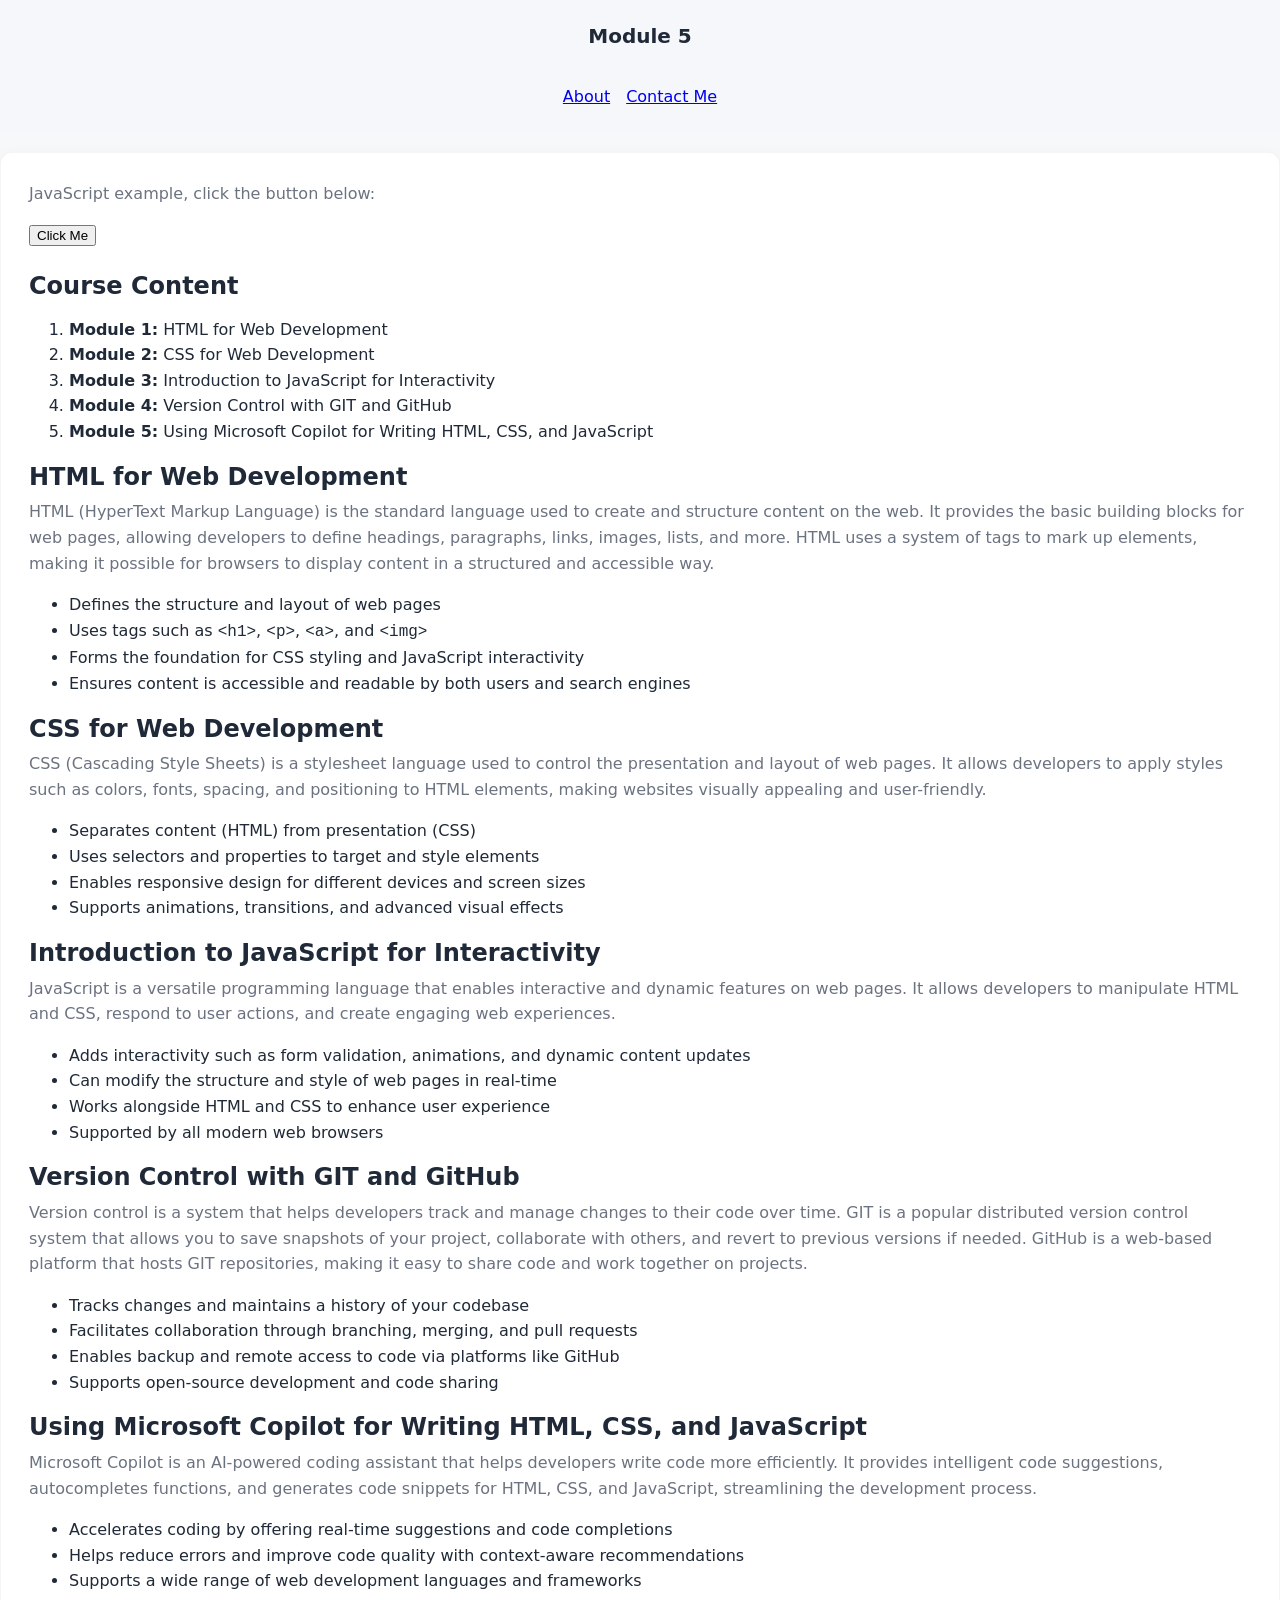
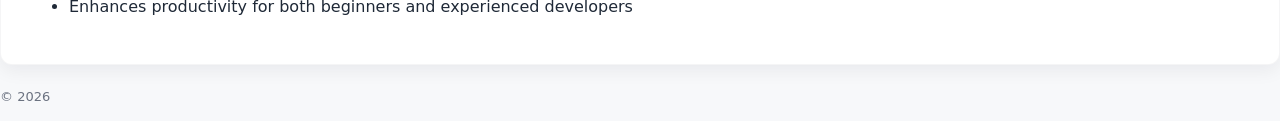
<file: index.html>
<!doctype html>
<html lang="en">
<head">
    <meta charset="utf-8">
    <meta name="viewport" content="width=device-width, initial-scale=1">
    <title>Module 5</title>
    <link rel="stylesheet" href="styles.css">
    <script src="script.js" defer></script>


        <style>
        :root { --bg:#f7f8fb; --card:#ffffff; --muted:#6b7280; --accent:#2563eb; font-family:Inter, system-ui, -apple-system, "Segoe UI", Roboto, "Helvetica Neue", Arial; color:#0f172a; }
        .container { max-width:900px; width:100%; }
        .card { background:var(--card); border-radius:12px; padding:28px; box-shadow:0 6px 18px rgba(15,23,42,0.06); }
        header { display:flex; gap:20px; align-items:center; margin-bottom:18px; }
        .avatar { width:96px; height:96px; border-radius:12px; background:linear-gradient(135deg,#eef2ff,#e0f2fe); display:flex; align-items:center; justify-content:center; font-weight:700; color:#1e293b; font-size:28px; }
        h1 { margin:0; font-size:20px; }
        p.lead { margin:8px 0 18px; color:var(--muted); }
        .meta { display:flex; gap:18px; flex-wrap:wrap; color:var(--muted); font-size:14px; }
        section { margin-top:18px; }
        .skills { display:flex; gap:8px; flex-wrap:wrap; margin-top:8px; }
        .skill { background:#eef2ff; color:#1e3a8a; padding:6px 10px; border-radius:999px; font-size:13px; }
        .list { margin:8px 0 0; padding-left:18px; color:var(--muted); }
        a.button { display:inline-block; margin-top:12px; background:var(--accent); color:#fff; padding:8px 14px; border-radius:8px; text-decoration:none; font-size:14px; }
        footer { margin-top:22px; color:var(--muted); font-size:13px; }
    </style>


</head>
<body>
    <header style="padding:24px; background:#f6f7fb; display:flex; flex-direction:column; align-items:center;">
        <h1>Module 5</h1>
        <nav aria-label="Main navigation" style="margin-top:16px">
            <ul class="nav-list" style="list-style:none;display:flex;gap:16px;padding:0;margin:0">
                <li><a href="about.html">About</a></li>
                <li><a href="contact.html">Contact Me</a></li>
            </ul>
        </nav>
    </header>

    <main class="card" aria-labelledby="contactTitle">
        <p>JavaScript example, click the button below:</p>
        <button onclick="showAlert()">Click Me</button>
        <section style="margin-top:24px">
            <h2>Course Content</h2>
            <ol>
                <li><strong>Module 1:</strong> HTML for Web Development</li>
                <li><strong>Module 2:</strong> CSS for Web Development</li>
                <li><strong>Module 3:</strong> Introduction to JavaScript for Interactivity</li>
                <li><strong>Module 4:</strong> Version Control with GIT and GitHub</li>
                <li><strong>Module 5:</strong> Using Microsoft Copilot for Writing HTML, CSS, and JavaScript</li>
            </ol>
        </section>
        <section>
            <h2>HTML for Web Development</h2>
            <p>
                HTML (HyperText Markup Language) is the standard language used to create and structure content on the web. It provides the basic building blocks for web pages, allowing developers to define headings, paragraphs, links, images, lists, and more. HTML uses a system of tags to mark up elements, making it possible for browsers to display content in a structured and accessible way.
            </p>
            <ul>
                <li>Defines the structure and layout of web pages</li>
                <li>Uses tags such as <code>&lt;h1&gt;</code>, <code>&lt;p&gt;</code>, <code>&lt;a&gt;</code>, and <code>&lt;img&gt;</code></li>
                <li>Forms the foundation for CSS styling and JavaScript interactivity</li>
                <li>Ensures content is accessible and readable by both users and search engines</li>
            </ul>
        </section>
        <section>
            <h2>CSS for Web Development</h2>
            <p>
                CSS (Cascading Style Sheets) is a stylesheet language used to control the presentation and layout of web pages. It allows developers to apply styles such as colors, fonts, spacing, and positioning to HTML elements, making websites visually appealing and user-friendly.
            </p>
            <ul>
                <li>Separates content (HTML) from presentation (CSS)</li>
                <li>Uses selectors and properties to target and style elements</li>
                <li>Enables responsive design for different devices and screen sizes</li>
                <li>Supports animations, transitions, and advanced visual effects</li>
            </ul>
        </section>
        <section>
            <h2>Introduction to JavaScript for Interactivity</h2>
            <p>
                JavaScript is a versatile programming language that enables interactive and dynamic features on web pages. It allows developers to manipulate HTML and CSS, respond to user actions, and create engaging web experiences.
            </p>
            <ul>
                <li>Adds interactivity such as form validation, animations, and dynamic content updates</li>
                <li>Can modify the structure and style of web pages in real-time</li>
                <li>Works alongside HTML and CSS to enhance user experience</li>
                <li>Supported by all modern web browsers</li>
            </ul>
        </section>
        <section>
            <h2>Version Control with GIT and GitHub</h2>
            <p>
                Version control is a system that helps developers track and manage changes to their code over time. GIT is a popular distributed version control system that allows you to save snapshots of your project, collaborate with others, and revert to previous versions if needed. GitHub is a web-based platform that hosts GIT repositories, making it easy to share code and work together on projects.
            </p>
            <ul>
                <li>Tracks changes and maintains a history of your codebase</li>
                <li>Facilitates collaboration through branching, merging, and pull requests</li>
                <li>Enables backup and remote access to code via platforms like GitHub</li>
                <li>Supports open-source development and code sharing</li>
            </ul>
        </section>
        <section>
            <h2>Using Microsoft Copilot for Writing HTML, CSS, and JavaScript</h2>
            <p>
                Microsoft Copilot is an AI-powered coding assistant that helps developers write code more efficiently. It provides intelligent code suggestions, autocompletes functions, and generates code snippets for HTML, CSS, and JavaScript, streamlining the development process.
            </p>
            <ul>
                <li>Accelerates coding by offering real-time suggestions and code completions</li>
                <li>Helps reduce errors and improve code quality with context-aware recommendations</li>
                <li>Supports a wide range of web development languages and frameworks</li>
                <li>Enhances productivity for both beginners and experienced developers</li>
            </ul>
        </section>
    </main>

    <footer>
        <p>&copy; 2026</p>
    </footer>
</body>
</html>
</file>
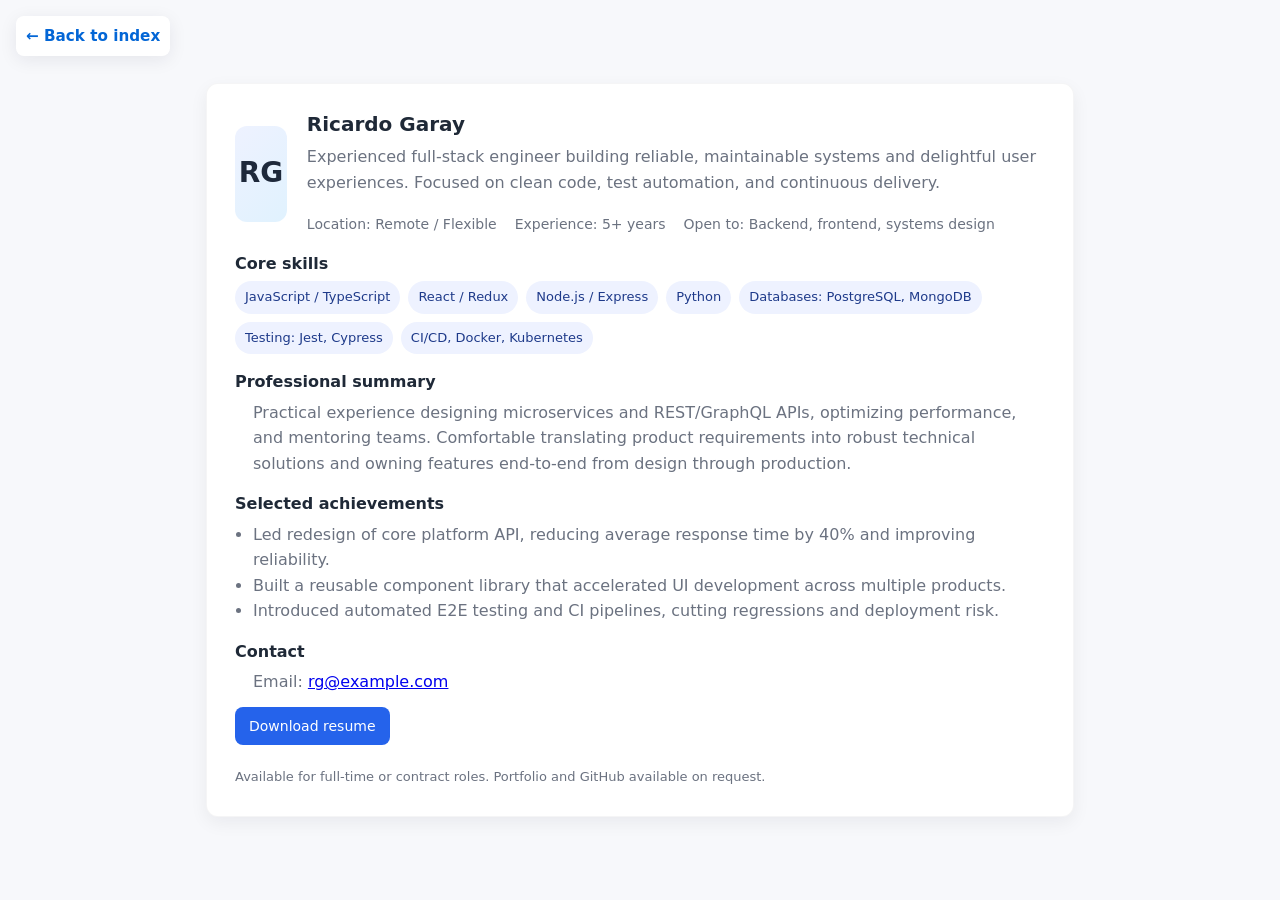
<file: about.html>
<!doctype html>
<script>
    document.addEventListener('DOMContentLoaded', () => {
            const a = document.createElement('a');
            a.href = 'index.html';
            a.className = 'return-link';
            a.textContent = '← Back to index';
            document.body.appendChild(a);
        });
</script>
<html lang="en">
<head>
    <meta charset="utf-8" />
    <meta name="viewport" content="width=device-width,initial-scale=1" />


    <title>About — Ricardo Garay</title>
    <link rel="stylesheet" href="styles.css" />
    <script src="script.js" defer></script>


    <style>
        :root { --bg:#f7f8fb; --card:#ffffff; --muted:#6b7280; --accent:#2563eb; font-family:Inter, system-ui, -apple-system, "Segoe UI", Roboto, "Helvetica Neue", Arial; color:#0f172a; }
        body { margin:0; background:var(--bg); padding:40px; display:flex; justify-content:center; }
        .container { max-width:900px; width:100%; }
        .card { background:var(--card); border-radius:12px; padding:28px; box-shadow:0 6px 18px rgba(15,23,42,0.06); }
        header { display:flex; gap:20px; align-items:center; margin-bottom:18px; }
        .avatar { width:96px; height:96px; border-radius:12px; background:linear-gradient(135deg,#eef2ff,#e0f2fe); display:flex; align-items:center; justify-content:center; font-weight:700; color:#1e293b; font-size:28px; }
        h1 { margin:0; font-size:20px; }
        p.lead { margin:8px 0 18px; color:var(--muted); }
        .meta { display:flex; gap:18px; flex-wrap:wrap; color:var(--muted); font-size:14px; }
        section { margin-top:18px; }
        .skills { display:flex; gap:8px; flex-wrap:wrap; margin-top:8px; }
        .skill { background:#eef2ff; color:#1e3a8a; padding:6px 10px; border-radius:999px; font-size:13px; }
        .list { margin:8px 0 0; padding-left:18px; color:var(--muted); }
        a.button { display:inline-block; margin-top:12px; background:var(--accent); color:#fff; padding:8px 14px; border-radius:8px; text-decoration:none; font-size:14px; }
        footer { margin-top:22px; color:var(--muted); font-size:13px; }
    </style>
</head>
<body>
    <main class="container">
        <article class="card" aria-labelledby="about-title">
            <header>
                <div class="avatar" aria-hidden="true">RG</div>
                <div>
                    <h1 id="about-title">Ricardo Garay</h1>
                    <p class="lead">Experienced full‑stack engineer building reliable, maintainable systems and delightful user experiences. Focused on clean code, test automation, and continuous delivery.</p>
                    <div class="meta">
                        <div>Location: Remote / Flexible</div>
                        <div>Experience: 5+ years</div>
                        <div>Open to: Backend, frontend, systems design</div>
                    </div>
                </div>
            </header>

            <section aria-labelledby="skills-heading">
                <h2 id="skills-heading" style="font-size:16px;margin:0">Core skills</h2>
                <div class="skills" role="list">
                    <span class="skill" role="listitem">JavaScript / TypeScript</span>
                    <span class="skill" role="listitem">React / Redux</span>
                    <span class="skill" role="listitem">Node.js / Express</span>
                    <span class="skill" role="listitem">Python</span>
                    <span class="skill" role="listitem">Databases: PostgreSQL, MongoDB</span>
                    <span class="skill" role="listitem">Testing: Jest, Cypress</span>
                    <span class="skill" role="listitem">CI/CD, Docker, Kubernetes</span>
                </div>
            </section>

            <section aria-labelledby="summary-heading">
                <h2 id="summary-heading" style="font-size:16px;margin-top:18px">Professional summary</h2>
                <p class="list">Practical experience designing microservices and REST/GraphQL APIs, optimizing performance, and mentoring teams. Comfortable translating product requirements into robust technical solutions and owning features end‑to‑end from design through production.</p>
            </section>

            <section aria-labelledby="projects-heading">
                <h2 id="projects-heading" style="font-size:16px;margin-top:18px">Selected achievements</h2>
                <ul class="list">
                    <li>Led redesign of core platform API, reducing average response time by 40% and improving reliability.</li>
                    <li>Built a reusable component library that accelerated UI development across multiple products.</li>
                    <li>Introduced automated E2E testing and CI pipelines, cutting regressions and deployment risk.</li>
                </ul>
            </section>

            <section aria-labelledby="contact-heading">
                <h2 id="contact-heading" style="font-size:16px;margin-top:18px">Contact</h2>
                <p class="list">Email: <a href="mailto:you@example.com">rg@example.com</a></p>
                <a class="button" href="#" download="resume.pdf">Download resume</a>
            </section>

            <footer>
                Available for full‑time or contract roles. Portfolio and GitHub available on request.
            </footer>
        </article>
    </main>
</body>
</html>
</file>
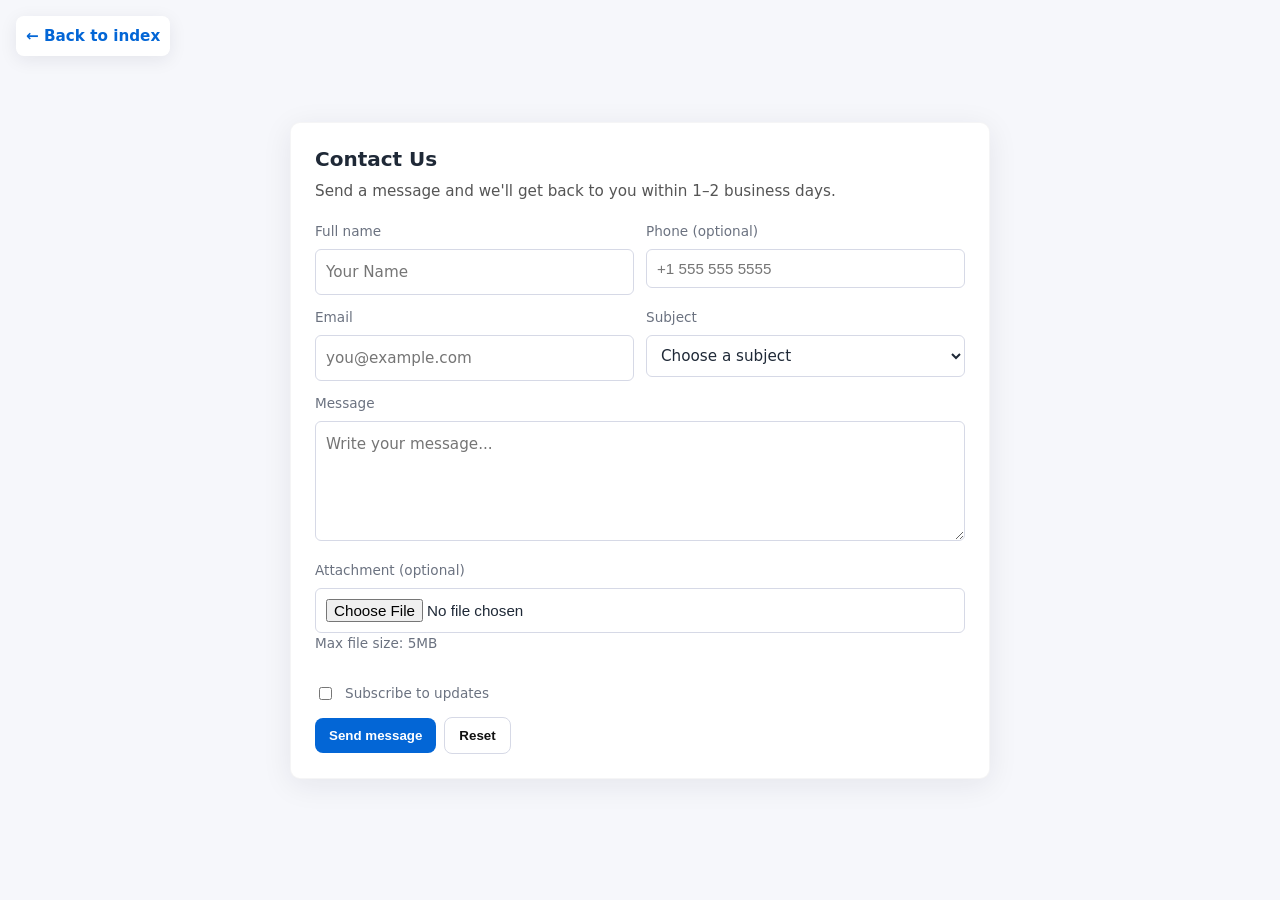
<file: contact.html>
<!doctype html>
<html lang="en">
<head>
    <meta charset="utf-8" />
    <meta name="viewport" content="width=device-width,initial-scale=1" />
    <title>Contact</title>
    <link rel="stylesheet" href="styles.css" />
    <script src="script.js" defer></script>

    <script>
        document.addEventListener('DOMContentLoaded', () => {
            const a = document.createElement('a');
            a.href = 'index.html';
            a.className = 'return-link';
            a.textContent = '← Back to index';
            document.body.appendChild(a);
        });
    </script>
    <style>
        :root{font-family:system-ui,-apple-system,Segoe UI,Roboto,Arial;line-height:1.4;color:#111}
        body{margin:0;padding:24px;background:#f6f7fb;display:flex;min-height:100vh;align-items:center;justify-content:center}
        .card{width:100%;max-width:700px;background:#fff;border-radius:10px;box-shadow:0 6px 30px rgba(20,20,50,.08);padding:24px}
        h1{margin:0 0 8px;font-size:1.25rem}
        p.lead{margin:0 0 18px;color:#555;font-size:0.95rem}
        form{display:grid;gap:12px}
        .row{display:flex;gap:12px}
        .row>div{flex:1}
        label{display:block;font-size:.85rem;margin-bottom:6px}
        input[type="text"],input[type="email"],input[type="tel"],select,textarea,input[type="file"]{
            width:100%;padding:10px;border:1px solid #d6d9e6;border-radius:6px;background:#fff;font-size:0.95rem;
        }
        textarea{min-height:120px;resize:vertical}
        .actions{display:flex;gap:8px;align-items:center}
        button{background:#0366d6;color:#fff;border:0;padding:10px 14px;border-radius:8px;font-weight:600;cursor:pointer}
        button[disabled]{opacity:.6;cursor:default}
        .secondary{background:transparent;border:1px solid #d6d9e6;color:#111}
        .hint{font-size:.85rem;color:#6b7280}
        .status{padding:10px;border-radius:8px;font-size:.95rem}
        .success{background:#e6fffa;color:#065f46}
        .error{background:#ffebe6;color:#7b1e1e}
        @media (max-width:520px){.row{flex-direction:column}}
    </style>
</head>
<body>
    <main class="card" aria-labelledby="contactTitle">
        <h1 id="contactTitle">Contact Us</h1>
        <p class="lead">Send a message and we'll get back to you within 1–2 business days.</p>

        <form id="contactForm" action="#" method="post" novalidate>
            <div class="row">
                <div>
                    <label for="name">Full name</label>
                    <input id="name" name="name" type="text" placeholder="Your Name" required aria-required="true" />
                </div>
                <div>
                    <label for="phone">Phone (optional)</label>
                    <input id="phone" name="phone" type="tel" placeholder="+1 555 555 5555" />
                </div>
            </div>

            <div class="row">
                <div>
                    <label for="email">Email</label>
                    <input id="email" name="email" type="email" placeholder="you@example.com" required aria-required="true" />
                </div>
                <div>
                    <label for="subject">Subject</label>
                    <select id="subject" name="subject" required>
                        <option value="">Choose a subject</option>
                        <option>General inquiry</option>
                        <option>Support</option>
                        <option>Billing</option>
                        <option>Partnership</option>
                    </select>
                </div>
            </div>

            <div>
                <label for="message">Message</label>
                <textarea id="message" name="message" placeholder="Write your message..." required></textarea>
            </div>

            <div>
                <label for="attachment">Attachment (optional)</label>
                <input id="attachment" name="attachment" type="file" accept=".png,.jpg,.jpeg,.pdf,.txt" />
                <p class="hint">Max file size: 5MB</p>
            </div>

            <div style="display:flex;gap:10px;align-items:center">
                <input id="subscribe" name="subscribe" type="checkbox" />
                <label for="subscribe" style="margin:0">Subscribe to updates</label>
            </div>

            <div class="actions">
                <button type="submit" id="submitBtn">Send message</button>
                <button type="reset" class="secondary">Reset</button>
                <div id="status" role="status" aria-live="polite" style="margin-left:auto"></div>
            </div>
        </form>
    </main>

    <script>
        const form = document.getElementById('contactForm');
        const statusEl = document.getElementById('status');
        const submitBtn = document.getElementById('submitBtn');

        function showStatus(message, type){
            statusEl.textContent = message;
            statusEl.className = type ? 'status ' + type : '';
        }

        form.addEventListener('submit', async (e) => {
            e.preventDefault();
            if (!form.checkValidity()){
                form.reportValidity();
                return;
            }
            submitBtn.disabled = true;
            showStatus('Sending...', '');
            // Simulate send (replace with real fetch to your backend)
            try {
                await new Promise(r => setTimeout(r, 900));
                showStatus('Message sent. Thank you!', 'success');
                form.reset();
            } catch (err) {
                showStatus('Failed to send message. Try again later.', 'error');
            } finally {
                submitBtn.disabled = false;
            }
        });
    </script>
</body>
</html>
</file>
<file: styles.css>
body {
    display: flex;
    flex-direction: column;
    min-height: 100vh;
}

:root{
    --max-width: 1100px;
    --bg: #ffffff;
    --surface: #f7f8fa;
    --text: #1f2937;
    --muted: #6b7280;
    --primary: #2563eb;
    --primary-600: #1e40af;
    --accent: #06b6d4;
    --success: #16a34a;
    --danger: #dc2626;
    --radius: 8px;
    --gap: 1rem;
    --font-sans: system-ui, -apple-system, "Segoe UI", Roboto, "Helvetica Neue", Arial;
}

/* Box sizing & sensible defaults */
*,
*::before,
*::after { box-sizing: border-box; }
html,body{ height:100%; }
body{
    margin:0;
    font-family:var(--font-sans);
    background:var(--surface);
    color:var(--text);
    line-height:1.6;
    -webkit-font-smoothing:antialiased;
    -moz-osx-font-smoothing:grayscale;
    font-size:16px;
}

/* Container */
.container{
    width: calc(100% - 2rem);
    max-width: var(--max-width);
    margin: 0 auto;
    padding: 1rem;
}

/* Layout */
.row{
    display:flex;
    flex-wrap:wrap;
    gap:var(--gap);
}
.col{
    flex:1 1 0;
    min-width: 0;
}
.col-1{ flex: 0 0 8.333%; max-width:8.333%; }
.col-2{ flex: 0 0 16.666%; max-width:16.666%; }
.col-3{ flex: 0 0 25%; max-width:25%; }
.col-4{ flex: 0 0 33.333%; max-width:33.333%; }
.col-6{ flex: 0 0 50%; max-width:50%; }

/* Header & Nav */
.header{
    background:var(--bg);
    padding: .75rem 0;
    border-bottom: 1px solid rgba(15,23,42,0.03);
}
.brand{ font-weight:700; color:var(--primary); text-decoration:none; font-size:1.125rem; }

/* Typography */
h1,h2,h3,h4,h5,h6{ margin:0 0 .5rem 0; color:var(--text); line-height:1.2; font-weight:600; }
h1{ font-size:2rem; }
h2{ font-size:1.5rem; }
h3{ font-size:1.25rem; }
p{ margin:0 0 1rem 0; color:var(--muted); }

/* Cards */
.card{
    background:var(--bg);
    border-radius:var(--radius);
    padding:1rem;
    box-shadow: 0 1px 2px rgba(15,23,42,0.04);
    border: 1px solid rgba(15,23,42,0.04);
}

/* Buttons */
.btn{
    display:inline-flex;
    align-items:center;
    gap:.5rem;
    padding:.5rem .75rem;
    border-radius:6px;
    border:1px solid transparent;
    cursor:pointer;
    font-weight:600;
    text-decoration:none;
    color:white;
    background:var(--primary);
    transition:all .12s ease;
}
.btn:hover{ background:var(--primary-600); transform:translateY(-1px); }
.btn:active{ transform:translateY(0); }
.btn.secondary{
    background:transparent;
    color:var(--primary-600);
    border-color: rgba(37,99,235,0.12);
}
.btn.ghost{
    background:transparent;
    color:var(--text);
    border-color: rgba(15,23,42,0.06);
}

/* Forms */
input[type="text"], input[type="email"], input[type="password"], textarea, select{
    width:100%;
    padding:.5rem .65rem;
    border-radius:6px;
    border:1px solid rgba(15,23,42,0.08);
    background: #fff;
    color:var(--text);
    font:inherit;
}
textarea{ min-height:120px; resize:vertical; }
label{ display:block; font-size:.875rem; margin-bottom:.25rem; color:var(--muted); }

/* Tables */
.table{
    width:100%;
    border-collapse:collapse;
    background:var(--bg);
    border-radius:6px;
    overflow:hidden;
}
.table th, .table td{
    padding:.75rem;
    text-align:left;
    border-bottom:1px solid rgba(15,23,42,0.04);
    font-size:.95rem;
}
.table thead th{ background: rgba(15,23,42,0.02); color:var(--muted); font-weight:600; }

/* Utilities */
.text-center{ text-align:center; }
.text-muted{ color:var(--muted); }
.m-0{ margin:0; }
.mt-1{ margin-top:.25rem; }
.mb-1{ margin-bottom:.25rem; }
.mt-2{ margin-top:.5rem; }
.mb-2{ margin-bottom:.5rem; }
.p-0{ padding:0; }
.p-1{ padding:.5rem; }
.p-2{ padding:1rem; }

.hidden{ display:none !important; }
.sr-only{
    position:absolute;
    width:1px;height:1px;padding:0;margin:-1px;overflow:hidden;clip:rect(0,0,0,0);white-space:nowrap;border:0;
}

/* Images */
img{ max-width:100%; height:auto; display:block; border-radius:6px; }

/* Responsive breakpoints */
@media (max-width:800px){
    .col-3,.col-4{ flex:1 1 50%; max-width:50%; }
    h1{ font-size:1.5rem; }
}

/* Small helper components */
.kv{
    display:flex;
    gap:.5rem;
    align-items:center;
}
.badge{
    display:inline-block;
    padding:.25rem .5rem;
    border-radius:999px;
    font-size:.75rem;
    background:rgba(37,99,235,0.12);
    color:var(--primary-600);
}

/* Alerts */
.alert{
    padding:.75rem 1rem;
    border-radius:6px;
    color:var(--text);
    background: #fffbeb;
    border:1px solid rgba(245,158,11,0.12);
}
.alert.success{ background:#ecfdf5; border-color: rgba(16,185,129,0.08); color:var(--success); }
.alert.danger{ background:#fff1f2; border-color: rgba(239,68,68,0.08); color:var(--danger); }

.return-link{
            position:fixed;
            left:16px;
            top:16px;
            background:#fff;
            padding:8px 10px;
            border-radius:8px;
            box-shadow:0 4px 18px rgba(20,20,50,.08);
            z-index:9999;
            text-decoration:none;
            color:#0366d6;
            font-weight:600;
            font-size:0.95rem;
        }
        @media (max-width:520px){ .return-link{left:12px;top:12px} }
</file>
